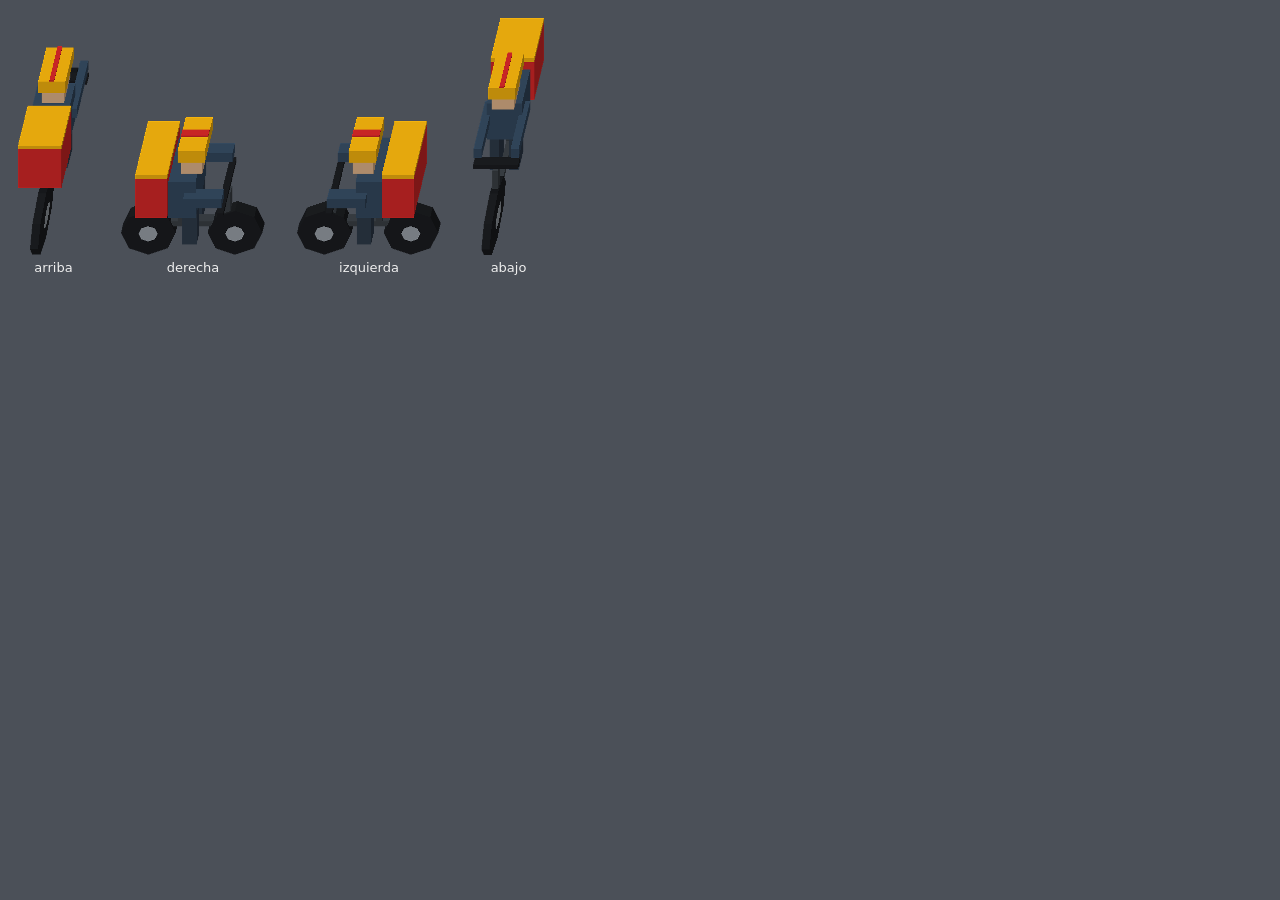
<file: tools/ver-ciclista.html>
<!doctype html>
<meta charset="utf-8">
<meta name="viewport" content="width=device-width, initial-scale=1">
<base href="../">
<!-- Muestra el ciclista de Pana Express en los 4 sentidos, en grande, con la cámara del juego. ?cw=160 -->
<style>body{margin:0;background:#4b5058;font:13px system-ui,sans-serif;color:#eee}.g{display:flex;gap:28px;padding:16px;align-items:flex-end}figure{margin:0;text-align:center}</style>
<div class="g" id="out"></div>
<script type="module">
import { renderWorld } from './js/model3d.js';
import { riderTris } from './games/pana.js';
const cw = Number(new URLSearchParams(location.search).get('cw') || 160);
for (const [name, a] of [['arriba', 0], ['derecha', Math.PI / 2], ['izquierda', -Math.PI / 2], ['abajo', Math.PI]]) {
  const s = renderWorld(riderTris(a), { cw, rowD: cw * 1.25, hS: cw * 0.8, skew: 0.3, dpr: 1 });
  const f = document.createElement('figure'); f.appendChild(s.img);
  f.insertAdjacentHTML('beforeend', `<figcaption>${name}</figcaption>`);
  document.getElementById('out').appendChild(f);
}
</script>
</file>
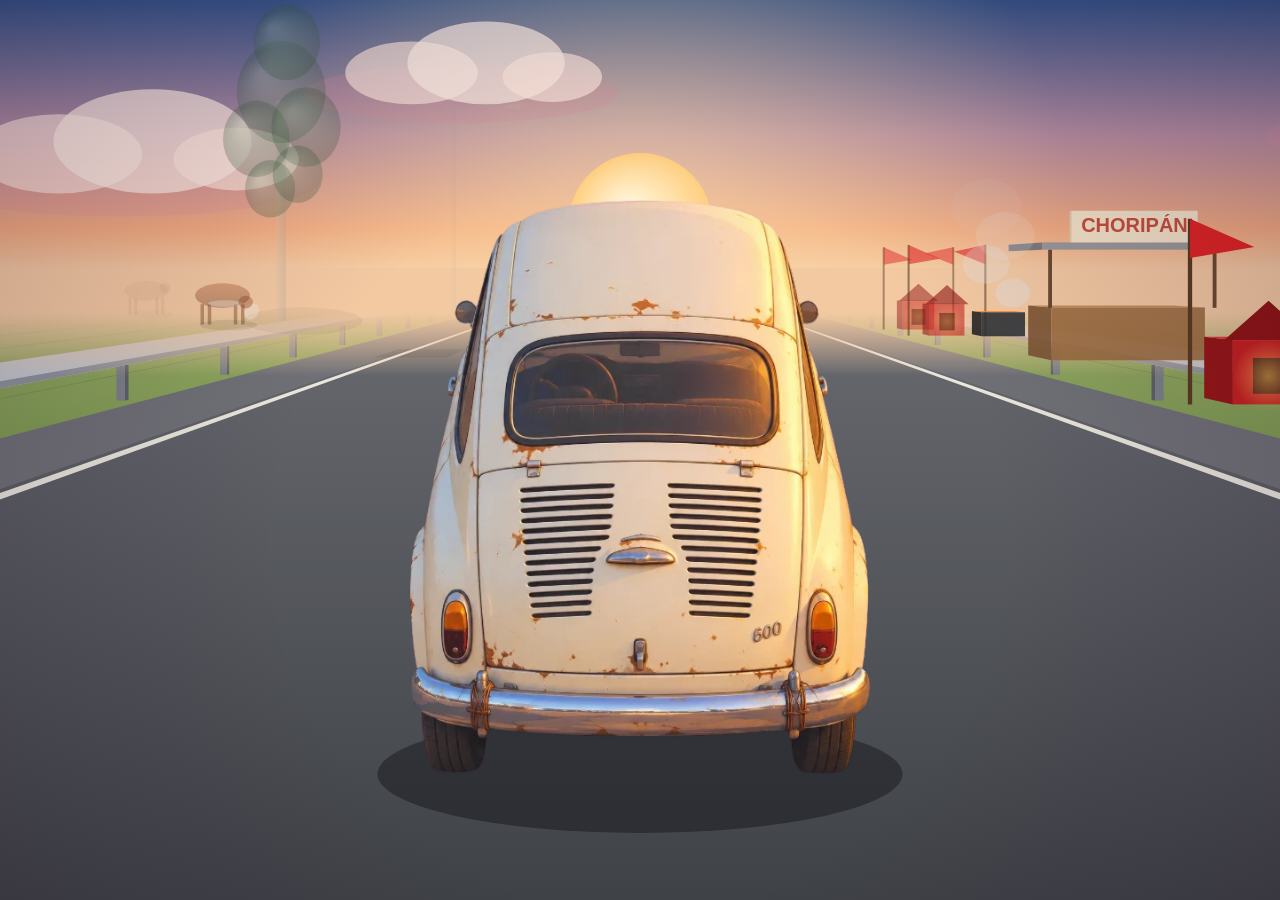
<file: tools/ver-fitito.html>
<!doctype html>
<meta charset="utf-8">
<meta name="viewport" content="width=device-width, initial-scale=1">
<base href="../">
<!-- Pone el Fitito en un kilómetro dado para ver carteles, peaje y pozos. ?km=33.97&pozo=1&seed=3 -->
<style>body{margin:0;background:#222}#g{position:relative;width:100vw;height:100vh;overflow:hidden}</style>
<div id="g"></div>
<script type="module">
import { GAMES } from './games/index.js';
import { loadCustomArt } from './js/art.js';
const q = new URLSearchParams(location.search);
loadCustomArt(); await new Promise(r => setTimeout(r, 600));
const inst = GAMES.fitito.mount(document.getElementById('g'), { seed: Number(q.get('seed') || 3), onScore() {}, onEnd() {} });
const S = inst._state, KM = 80000, PZ = 1150 / Math.tan(50 * Math.PI / 180), M = 2000 / 5.5;
S.pos = (Number(q.get('km') || 34) - 30) * KM - PZ; S.speed = 6000; S.lane = 1; S.x = 0;
if (q.get('pozo')) S.obstacles.push({ kind: 'bache', lane: Number(q.get('pozo')), z: S.pos + PZ + Number(q.get("dist") || 18) * M, x: -1 + (2 * Number(q.get('pozo')) + 1) / 3, w: 0.5, v: 0, variant: 2 });
inst._draw(16, performance.now());
</script>
</file>
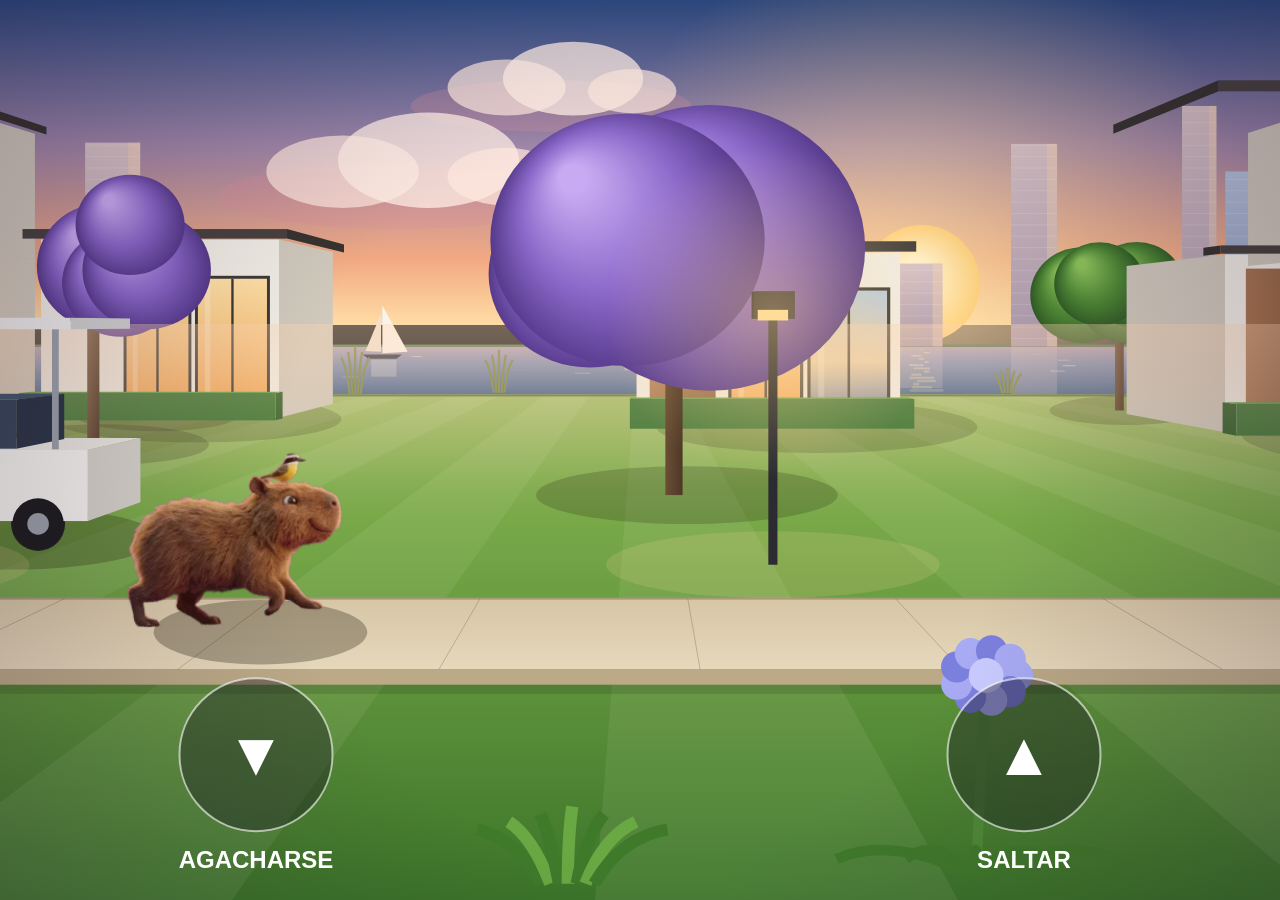
<file: tools/ver-juego.html>
<!doctype html>
<meta charset="utf-8">
<meta name="viewport" content="width=device-width, initial-scale=1">
<base href="../">
<!-- Dibuja un cuadro de un juego para sacarle captura sin depender del panel del navegador.
     ?juego=carpincho&pasos=300&seed=3   (pasos de 16 ms antes de congelar)
     &accion=saltar|agachar  (se aprieta 6 pasos antes del final)   &propias=no  (sin imágenes de assets/) -->
<style>body{margin:0;background:#222}#g{position:relative;width:100vw;height:100vh;overflow:hidden}</style>
<div id="g"></div>
<pre id="err" style="position:fixed;left:0;top:0;margin:0;color:#f66;font:12px monospace;white-space:pre-wrap"></pre>
<script>
  // los errores se muestran en pantalla: en la captura sin ventana no hay consola
  const showErr = m => { document.getElementById('err').textContent += m + '\n'; };
  addEventListener('error', e => showErr('ERROR ' + e.message + ' @ ' + (e.filename || '').split('/').pop() + ':' + e.lineno));
  addEventListener('unhandledrejection', e => showErr('ERROR ' + (e.reason && e.reason.stack || e.reason)));
</script>
<script type="module">
import { GAMES } from './games/index.js';
import { loadCustomArt } from './js/art.js';
const q = new URLSearchParams(location.search);
if (q.get('propias') !== 'no') { loadCustomArt(); await new Promise(r => setTimeout(r, 600)); }
const game = GAMES[q.get('juego') || 'carpincho'];
const inst = game.mount(document.getElementById('g'), { seed: Number(q.get('seed') || 3), onScore() {}, onEnd() {} });
window.__inst = inst; // para revisar desde la consola
// &exportar=ms: pasado ese tiempo deja el lienzo como PNG en la página (PNG0:...:FIN), para leerlo con msedge --dump-dom
// cuando la captura de pantalla sale vacía (pasa con Pana Express)
if (q.get('exportar')) setTimeout(() => {
  // dibuja un cuadro a mano: sin ventana, a veces el navegador casi no da cuadros y el lienzo queda vacío
  if (inst._draw) inst._draw(16, performance.now());
  const cv = document.querySelector('#g canvas');
  document.getElementById('err').textContent = 'PNG0:' + cv.toDataURL('image/png') + ':FIN';
}, Number(q.get('exportar')));
// &diag=1: al segundo y medio anota cuántos cuadros se dibujaron y el color del centro del lienzo
if (q.get('diag')) {
  let frames = 0; const tick = () => { frames++; requestAnimationFrame(tick); }; requestAnimationFrame(tick);
  setTimeout(() => {
    const cv = document.querySelector('#g canvas'), px = cv ? cv.getContext('2d').getImageData(cv.width >> 1, cv.height >> 1, 1, 1).data : [];
    showErr(`DIAG cuadros=${frames} lienzo=${cv ? cv.width + 'x' + cv.height : 'no'} centro=${[...px].join(',')}`);
  }, 1500);
}
const steps = Number(q.get('pasos') || 0), acc = q.get('accion');
if (steps) {
  if (inst._press) inst._press('jump', false); else inst._move(0);
  const S = inst._state, ph = inst._phys || {};
  const tUp = h => (ph.JUMP_V - Math.sqrt(Math.max(0, ph.JUMP_V ** 2 - 2 * ph.G * h))) / ph.G;
  for (let i = 0; i < steps; i++) {
    if (acc && i === steps - 6) inst._press(acc === 'saltar' ? 'jump' : 'duck', true);
    // &piloto=1: en el carpincho salta y se agacha solo, como en tests/carpincho.sim.mjs
    if (q.get('piloto') && inst._obsX) {
      const v = ph.speed(S.d);
      const n = S.obs.map(o => [o, inst._obsX(o)]).filter(([o, x]) => x + o.w > S.d - 0.5).sort((a, b) => a[1] - b[1])[0];
      if (n) {
        const [o, x] = n, tc = (x - (S.d + 0.55)) / (v + o.vx);
        if (o.low) { if (S.duckHeld) inst._press('duck', false); if (S.y === 0 && tc <= tUp(o.y1) + 0.01) inst._press('jump', true); }
        else inst._press('duck', tc < (S.y > 0 ? 0.6 : 0.3));
      }
    }
    // &piloto=1 en el tero: aletea apuntando al centro del hueco, como en tests/tero.sim.mjs
    if (q.get('piloto') && inst._flap) {
      const next = S.pipes.find(p => p.x + inst._phys.PW + inst._phys.R > S.x);
      if (next && S.y > (next.top + next.bot) / 2 + 0.025 && S.vy > -0.15) inst._flap();
    }
    inst._update(16);
  }
  inst._state.started = false;
}
</script>
</file>
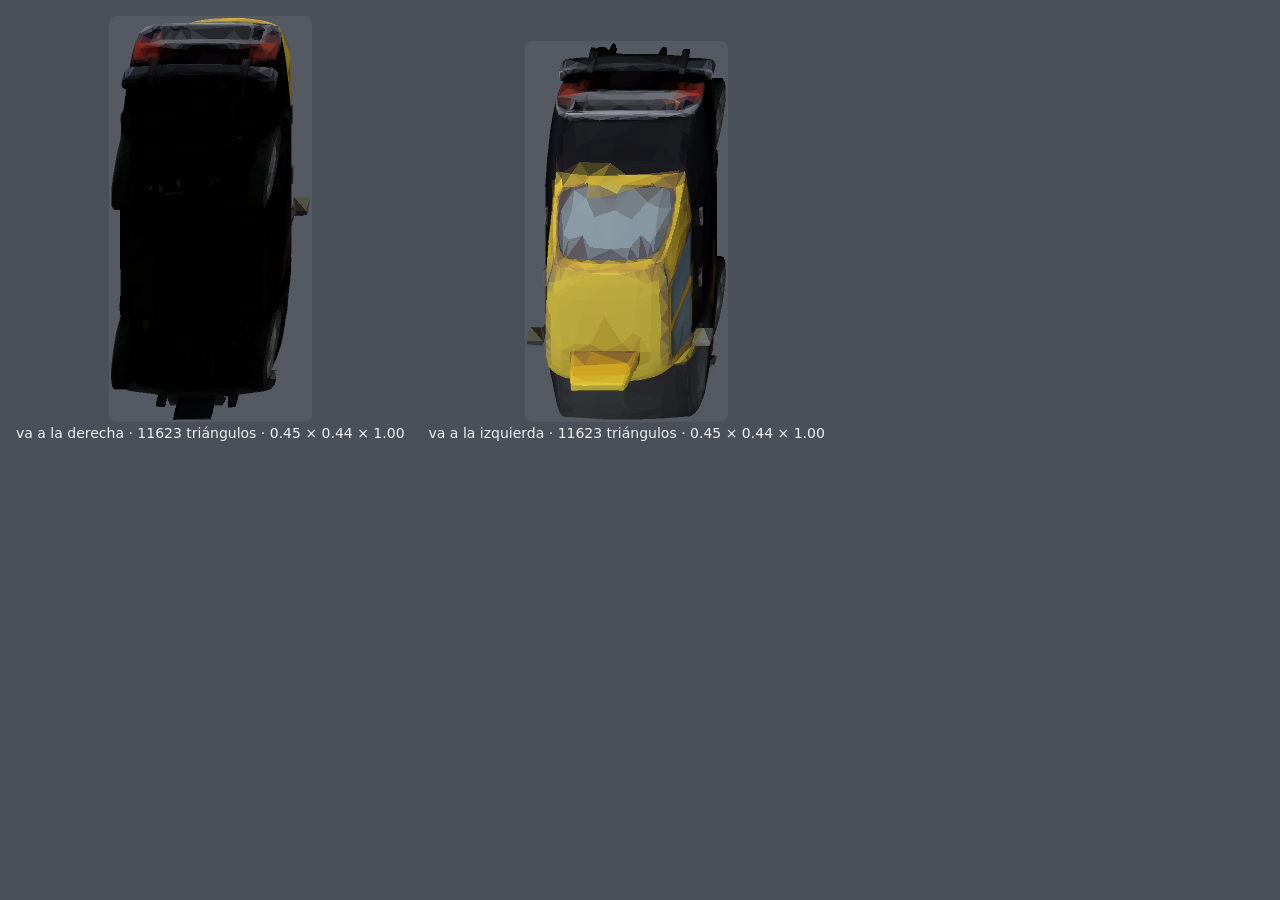
<file: tools/ver-modelo.html>
<!doctype html>
<meta charset="utf-8">
<meta name="viewport" content="width=device-width, initial-scale=1">
<base href="../">
<!-- Muestra un modelo 3D (GLB) en grande con la cámara de Pana Express, para los dos sentidos.
     ?src=assets/modelos/taxi.glb&up=z&front=+x&len=1.15   (len: largo en casilleros) -->
<style>
  body { margin: 0; background: #4b5058; font: 14px system-ui, sans-serif; color: #eee; }
  .fila { display: flex; gap: 24px; padding: 16px; align-items: flex-end; flex-wrap: wrap; }
  figure { margin: 0; text-align: center; }
  canvas { background: #555a62; border-radius: 8px; }
</style>
<div class="fila" id="out"></div>
<script type="module">
import { loadModel, renderOblique } from './js/model3d.js';
const q = new URLSearchParams(location.search);
const model = await loadModel(q.get('src') || 'assets/modelos/taxi.glb', { up: q.get('up') || 'z', front: q.get('front') || '+x' });
const out = document.getElementById('out');
if (!model) out.textContent = 'No se pudo cargar el modelo';
else {
  const len = Number(q.get('len') || 1.15), cw = Number(q.get('cw') || 160);
  for (const dir of [1, -1]) {
    const s = renderOblique(model, { len, dir, cw, rowD: cw * 1.25, hS: cw * 0.8, skew: 0.3, dpr: 1 });
    const fig = document.createElement('figure');
    fig.appendChild(s.img);
    fig.insertAdjacentHTML('beforeend', `<figcaption>${dir > 0 ? 'va a la derecha' : 'va a la izquierda'} · ${model.tris.length} triángulos · ${model.len.toFixed(2)} × ${model.wid.toFixed(2)} × ${model.hgt.toFixed(2)}</figcaption>`);
    out.appendChild(fig);
  }
}
</script>
</file>
